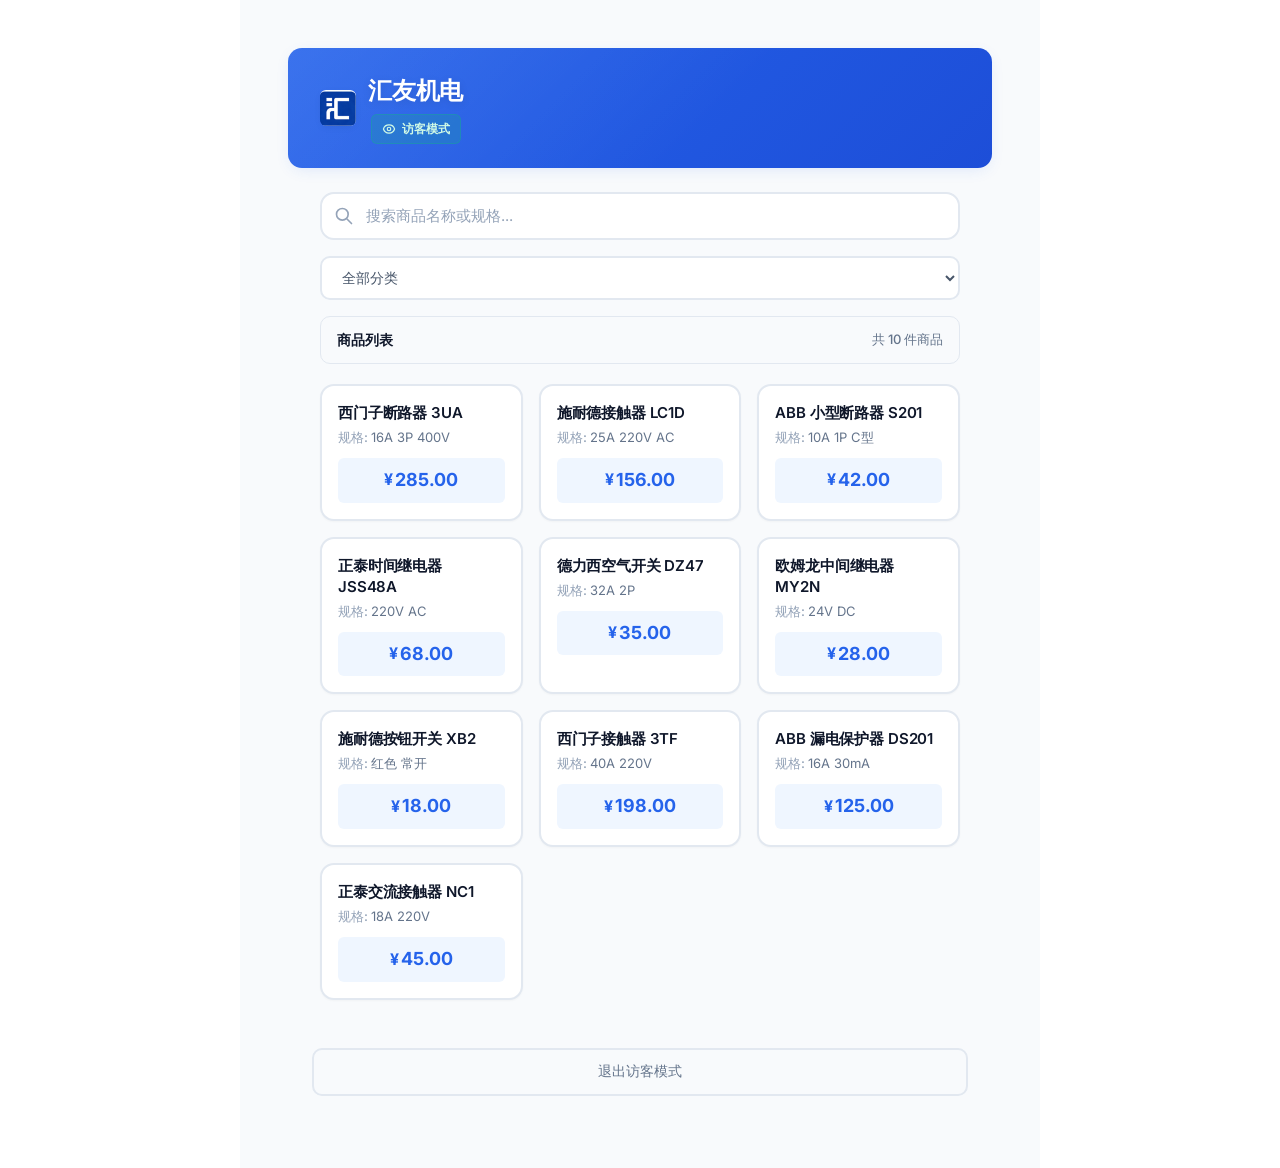
<file: GUEST_MODE_TEST.html>
<!DOCTYPE html>
<html lang="zh-CN">
<head>
    <meta charset="UTF-8">
    <meta name="viewport" content="width=device-width, initial-scale=1.0">
    <title>访客模式测试 - 汇友机电</title>
    <link rel="preconnect" href="https://fonts.googleapis.com">
    <link rel="preconnect" href="https://fonts.gstatic.com" crossorigin>
    <link href="https://fonts.googleapis.com/css2?family=Inter:wght@400;500;600;700&display=swap" rel="stylesheet">
    <link rel="stylesheet" href="style.css">
</head>
<body>
    <div class="container">
        <!-- 访客模式界面（直接显示用于测试） -->
        <div class="guest-mode-container" id="guestMode">
            <!-- 访客模式头部 -->
            <header class="guest-header">
                <div class="guest-header-content">
                    <img src="logo.png" alt="汇友机电" class="logo" onerror="this.style.display='none'">
                    <div>
                        <h1>汇友机电</h1>
                        <span class="guest-badge">
                            <svg fill="none" stroke="currentColor" viewBox="0 0 24 24">
                                <path stroke-linecap="round" stroke-linejoin="round" stroke-width="2" d="M15 12a3 3 0 11-6 0 3 3 0 016 0z"/>
                                <path stroke-linecap="round" stroke-linejoin="round" stroke-width="2" d="M2.458 12C3.732 7.943 7.523 5 12 5c4.478 0 8.268 2.943 9.542 7-1.274 4.057-5.064 7-9.542 7-4.477 0-8.268-2.943-9.542-7z"/>
                            </svg>
                            访客模式
                        </span>
                    </div>
                </div>
            </header>

            <!-- 搜索区域 -->
            <div class="guest-search-section">
                <div class="search-input-wrapper">
                    <svg class="search-icon" fill="none" stroke="currentColor" viewBox="0 0 24 24">
                        <path stroke-linecap="round" stroke-linejoin="round" stroke-width="2" d="M21 21l-6-6m2-5a7 7 0 11-14 0 7 7 0 0114 0z"/>
                    </svg>
                    <input type="text" class="guest-search-input" id="guestSearchInput" placeholder="搜索商品名称或规格...">
                </div>
            </div>

            <!-- 分类筛选 -->
            <div class="guest-filter-section">
                <select class="category-filter" id="guestCategoryFilter">
                    <option value="">全部分类</option>
                    <option value="断路器">断路器</option>
                    <option value="接触器">接触器</option>
                    <option value="继电器">继电器</option>
                    <option value="开关">开关</option>
                </select>
            </div>

            <!-- 统计信息 -->
            <div class="guest-stats">
                <div class="stats-title">商品列表</div>
                <div class="stats-count" id="guestStatsCount">共 10 件商品</div>
            </div>

            <!-- 商品列表 -->
            <div class="guest-product-list" id="guestProductList">
                <div class="guest-product-card">
                    <div class="guest-product-name">西门子断路器 3UA</div>
                    <div class="guest-product-spec">16A 3P 400V</div>
                    <div class="guest-product-price">285.00</div>
                </div>

                <div class="guest-product-card">
                    <div class="guest-product-name">施耐德接触器 LC1D</div>
                    <div class="guest-product-spec">25A 220V AC</div>
                    <div class="guest-product-price">156.00</div>
                </div>

                <div class="guest-product-card">
                    <div class="guest-product-name">ABB 小型断路器 S201</div>
                    <div class="guest-product-spec">10A 1P C型</div>
                    <div class="guest-product-price">42.00</div>
                </div>

                <div class="guest-product-card">
                    <div class="guest-product-name">正泰时间继电器 JSS48A</div>
                    <div class="guest-product-spec">220V AC</div>
                    <div class="guest-product-price">68.00</div>
                </div>

                <div class="guest-product-card">
                    <div class="guest-product-name">德力西空气开关 DZ47</div>
                    <div class="guest-product-spec">32A 2P</div>
                    <div class="guest-product-price">35.00</div>
                </div>

                <div class="guest-product-card">
                    <div class="guest-product-name">欧姆龙中间继电器 MY2N</div>
                    <div class="guest-product-spec">24V DC</div>
                    <div class="guest-product-price">28.00</div>
                </div>

                <div class="guest-product-card">
                    <div class="guest-product-name">施耐德按钮开关 XB2</div>
                    <div class="guest-product-spec">红色 常开</div>
                    <div class="guest-product-price">18.00</div>
                </div>

                <div class="guest-product-card">
                    <div class="guest-product-name">西门子接触器 3TF</div>
                    <div class="guest-product-spec">40A 220V</div>
                    <div class="guest-product-price">198.00</div>
                </div>

                <div class="guest-product-card">
                    <div class="guest-product-name">ABB 漏电保护器 DS201</div>
                    <div class="guest-product-spec">16A 30mA</div>
                    <div class="guest-product-price">125.00</div>
                </div>

                <div class="guest-product-card">
                    <div class="guest-product-name">正泰交流接触器 NC1</div>
                    <div class="guest-product-spec">18A 220V</div>
                    <div class="guest-product-price">45.00</div>
                </div>
            </div>

            <!-- 底部操作 -->
            <div class="guest-footer">
                <button class="exit-guest-btn" onclick="alert('退出访客模式')">
                    退出访客模式
                </button>
            </div>
        </div>
    </div>

    <script>
        // 简单的测试脚本
        document.addEventListener('DOMContentLoaded', function() {
            const searchInput = document.getElementById('guestSearchInput');
            const categoryFilter = document.getElementById('guestCategoryFilter');
            const productList = document.getElementById('guestProductList');
            const statsCount = document.getElementById('guestStatsCount');
            
            const allProducts = [
                { name: '西门子断路器 3UA', spec: '16A 3P 400V', price: 285.00, category: '断路器' },
                { name: '施耐德接触器 LC1D', spec: '25A 220V AC', price: 156.00, category: '接触器' },
                { name: 'ABB 小型断路器 S201', spec: '10A 1P C型', price: 42.00, category: '断路器' },
                { name: '正泰时间继电器 JSS48A', spec: '220V AC', price: 68.00, category: '继电器' },
                { name: '德力西空气开关 DZ47', spec: '32A 2P', price: 35.00, category: '开关' },
                { name: '欧姆龙中间继电器 MY2N', spec: '24V DC', price: 28.00, category: '继电器' },
                { name: '施耐德按钮开关 XB2', spec: '红色 常开', price: 18.00, category: '开关' },
                { name: '西门子接触器 3TF', spec: '40A 220V', price: 198.00, category: '接触器' },
                { name: 'ABB 漏电保护器 DS201', spec: '16A 30mA', price: 125.00, category: '断路器' },
                { name: '正泰交流接触器 NC1', spec: '18A 220V', price: 45.00, category: '接触器' }
            ];
            
            function filterProducts() {
                const searchQuery = searchInput.value.toLowerCase();
                const category = categoryFilter.value;
                
                const filtered = allProducts.filter(product => {
                    const matchesSearch = !searchQuery || 
                        product.name.toLowerCase().includes(searchQuery) ||
                        product.spec.toLowerCase().includes(searchQuery);
                    const matchesCategory = !category || product.category === category;
                    return matchesSearch && matchesCategory;
                });
                
                renderProducts(filtered);
                updateStats(filtered.length, allProducts.length);
            }
            
            function renderProducts(products) {
                if (products.length === 0) {
                    productList.innerHTML = `
                        <div class="guest-no-results">
                            <svg class="guest-no-results-icon" fill="none" stroke="currentColor" viewBox="0 0 24 24">
                                <path stroke-linecap="round" stroke-linejoin="round" stroke-width="2" d="M21 21l-6-6m2-5a7 7 0 11-14 0 7 7 0 0114 0z"/>
                            </svg>
                            <div class="guest-no-results-title">未找到相关商品</div>
                            <div class="guest-no-results-text">请尝试其他关键词</div>
                        </div>
                    `;
                    return;
                }
                
                productList.innerHTML = products.map(product => `
                    <div class="guest-product-card">
                        <div class="guest-product-name">${product.name}</div>
                        <div class="guest-product-spec">${product.spec}</div>
                        <div class="guest-product-price">${product.price.toFixed(2)}</div>
                    </div>
                `).join('');
            }
            
            function updateStats(showing, total) {
                if (showing === total) {
                    statsCount.textContent = `共 ${total} 件商品`;
                    statsCount.className = 'stats-count';
                } else if (showing === 0) {
                    statsCount.textContent = `未找到商品`;
                    statsCount.className = 'stats-count no-results';
                } else {
                    statsCount.textContent = `找到 ${showing} 件商品`;
                    statsCount.className = 'stats-count has-results';
                }
            }
            
            let searchTimeout;
            searchInput.addEventListener('input', function() {
                clearTimeout(searchTimeout);
                searchTimeout = setTimeout(filterProducts, 300);
            });
            
            categoryFilter.addEventListener('change', filterProducts);
        });
    </script>
</body>
</html>
</file>
<file: style.css>
* {
    margin: 0;
    padding: 0;
    box-sizing: border-box;
}

:root {
    /* 简约蓝白主题色系 */
    --primary-color: #2563eb;        /* 清爽蓝主色 */
    --primary-light: #60a5fa;        /* 浅蓝 */
    --primary-dark: #1d4ed8;         /* 深蓝 */
    --primary-bg: #eff6ff;           /* 极浅蓝背景 */
    --primary-hover: #3b82f6;        /* 悬停蓝 */
    
    /* 状态色系 */
    --success-color: #10b981;        /* 成功绿 */
    --success-light: #34d399;
    --success-bg: #d1fae5;
    
    --warning-color: #f59e0b;        /* 警告橙 */
    --warning-light: #fbbf24;
    --warning-bg: #fef3c7;
    
    --danger-color: #ef4444;         /* 危险红 */
    --danger-light: #f87171;
    --danger-bg: #fee2e2;
    
    /* 中性色系 - 简约风格 */
    --white: #ffffff;
    --gray-50: #f8fafc;
    --gray-100: #f1f5f9;
    --gray-200: #e2e8f0;
    --gray-300: #cbd5e1;
    --gray-400: #94a3b8;
    --gray-500: #64748b;
    --gray-600: #475569;
    --gray-700: #334155;
    --gray-800: #1e293b;
    --gray-900: #0f172a;
    
    /* 简约阴影系统 - 更轻柔 */
    --shadow-sm: 0 1px 2px 0 rgba(0, 0, 0, 0.03);
    --shadow-md: 0 2px 8px -2px rgba(0, 0, 0, 0.08);
    --shadow-lg: 0 4px 16px -4px rgba(0, 0, 0, 0.1);
    --shadow-xl: 0 8px 24px -6px rgba(0, 0, 0, 0.12);
    --shadow-blue: 0 4px 16px -4px rgba(37, 99, 235, 0.15);
    
    /* 圆角系统 - 更现代 */
    --radius-sm: 6px;
    --radius-md: 10px;
    --radius-lg: 14px;
    --radius-xl: 20px;
    --radius-full: 9999px;
    
    /* 间距系统 - 更宽松 */
    --space-xs: 4px;
    --space-sm: 8px;
    --space-md: 16px;
    --space-lg: 24px;
    --space-xl: 32px;
    --space-2xl: 40px;
    --space-3xl: 48px;
}

body {
    font-family: 'Inter', -apple-system, BlinkMacSystemFont, 'Segoe UI', Roboto, sans-serif;
    background: var(--white);
    color: var(--gray-900);
    line-height: 1.6;
    -webkit-font-smoothing: antialiased;
    -moz-osx-font-smoothing: grayscale;
}

.container {
    max-width: 100%;
    margin: 0 auto;
    padding: var(--space-lg);
    background: var(--gray-50);
    min-height: 100vh;
}

header {
    background: linear-gradient(135deg, var(--primary-color) 0%, var(--primary-dark) 100%);
    color: white;
    padding: var(--space-3xl) var(--space-xl);
    border-radius: var(--radius-xl);
    margin-bottom: var(--space-2xl);
    text-align: center;
    box-shadow: var(--shadow-blue);
    position: relative;
    overflow: hidden;
}

header::before {
    content: '';
    position: absolute;
    top: 0;
    left: 0;
    right: 0;
    bottom: 0;
    background: linear-gradient(135deg, rgba(255,255,255,0.1) 0%, transparent 60%);
    pointer-events: none;
}

.header-content {
    display: flex;
    align-items: center;
    justify-content: center;
    gap: var(--space-md);
    margin-bottom: var(--space-sm);
    position: relative;
    z-index: 1;
}

.logo {
    width: 40px;
    height: 40px;
    border-radius: var(--radius-sm);
    box-shadow: var(--shadow-md);
}

header h1 {
    font-size: 28px;
    margin-bottom: 0;
    font-weight: 700;
    letter-spacing: -0.02em;
    text-shadow: 0 2px 8px rgba(0,0,0,0.1);
}

/* 视图切换器样式 - 简约现代 */
.view-switcher {
    background: white;
    padding: var(--space-sm);
    border-radius: var(--radius-lg);
    margin-bottom: var(--space-2xl);
    box-shadow: var(--shadow-md);
    display: flex;
    gap: var(--space-sm);
    border: 1px solid var(--gray-200);
}

.view-btn {
    flex: 1;
    padding: var(--space-md) var(--space-xl);
    border: none;
    border-radius: var(--radius-md);
    background: transparent;
    color: var(--gray-600);
    font-size: 15px;
    font-weight: 600;
    cursor: pointer;
    transition: all 0.2s ease;
    position: relative;
}

.view-btn.active {
    background: var(--primary-color);
    color: white;
    box-shadow: var(--shadow-sm);
}

.view-btn:hover:not(.active) {
    background: var(--gray-100);
    color: var(--primary-color);
}

/* 客户搜索框样式 - 简约清爽 */
.customer-search-box {
    background: white;
    padding: var(--space-xl);
    border-radius: var(--radius-lg);
    margin-bottom: var(--space-2xl);
    box-shadow: var(--shadow-md);
    border: 1px solid var(--gray-200);
}

#customerSearchInput, #customerProductSearchInput {
    width: 100%;
    padding: var(--space-md) var(--space-lg);
    border: 2px solid var(--gray-200);
    border-radius: var(--radius-md);
    font-size: 15px;
    outline: none;
    transition: all 0.2s ease;
    background: var(--gray-50);
    font-family: inherit;
}

#customerSearchInput:focus, #customerProductSearchInput:focus {
    border-color: var(--primary-color);
    background: white;
    box-shadow: 0 0 0 4px var(--primary-bg);
}

.customer-search-stats {
    margin-top: var(--space-md);
    font-size: 14px;
    color: var(--gray-500);
    font-weight: 500;
}

/* 客户筛选区域样式 - 简约设计 */
.customer-filter-section {
    background: white;
    padding: var(--space-xl);
    border-radius: var(--radius-lg);
    margin-bottom: var(--space-2xl);
    box-shadow: var(--shadow-md);
    border: 1px solid var(--gray-200);
}

#customerCategoryFilter, #customerStockFilter {
    width: 100%;
    padding: var(--space-md);
    border: 2px solid var(--gray-200);
    border-radius: var(--radius-md);
    font-size: 14px;
    outline: none;
    transition: all 0.2s ease;
    background: var(--gray-50);
    color: var(--gray-700);
    cursor: pointer;
    font-family: inherit;
}

#customerCategoryFilter:focus, #customerStockFilter:focus {
    border-color: var(--primary-color);
    background: white;
    box-shadow: 0 0 0 4px var(--primary-bg);
}
/* 客户选择界面样式 - 简约现代 */
.customer-selection-screen {
    background: white;
    padding: var(--space-2xl);
    border-radius: var(--radius-xl);
    box-shadow: var(--shadow-md);
    border: 1px solid var(--gray-200);
}

.customer-selection-title {
    font-size: 22px;
    font-weight: 700;
    color: var(--gray-900);
    text-align: center;
    margin-bottom: var(--space-3xl);
    position: relative;
    letter-spacing: -0.01em;
}

.customer-selection-title::after {
    content: '';
    position: absolute;
    bottom: -12px;
    left: 50%;
    transform: translateX(-50%);
    width: 48px;
    height: 4px;
    background: var(--primary-color);
    border-radius: var(--radius-full);
}

.customer-buttons {
    display: grid;
    gap: var(--space-md);
    max-height: 500px;
    overflow-y: auto;
    padding-right: var(--space-xs);
}

.customer-buttons::-webkit-scrollbar {
    width: 6px;
}

.customer-buttons::-webkit-scrollbar-track {
    background: var(--gray-100);
    border-radius: var(--radius-full);
}

.customer-buttons::-webkit-scrollbar-thumb {
    background: var(--primary-color);
    border-radius: var(--radius-full);
}

.customer-buttons::-webkit-scrollbar-thumb:hover {
    background: var(--primary-dark);
}

.customer-btn {
    padding: var(--space-lg);
    border: 2px solid var(--gray-200);
    border-radius: var(--radius-lg);
    background: white;
    color: var(--gray-900);
    font-size: 15px;
    font-weight: 600;
    cursor: pointer;
    transition: all 0.2s ease;
    text-align: left;
    display: flex;
    justify-content: space-between;
    align-items: center;
}

.customer-btn:hover {
    border-color: var(--primary-color);
    background: var(--primary-bg);
    transform: translateY(-2px);
    box-shadow: var(--shadow-lg);
}

.customer-btn:active {
    transform: translateY(0);
}

.customer-btn-content {
    display: flex;
    align-items: center;
    gap: var(--space-lg);
    flex: 1;
}

.customer-avatar {
    width: 48px;
    height: 48px;
    border-radius: var(--radius-lg);
    color: white;
    display: flex;
    align-items: center;
    justify-content: center;
    font-weight: 700;
    font-size: 18px;
    box-shadow: var(--shadow-sm);
    flex-shrink: 0;
    transition: all 0.2s ease;
}

.customer-avatar.vip-customer {
    border: 2px solid #fbbf24;
    box-shadow: 0 0 0 2px rgba(251, 191, 36, 0.2), var(--shadow-md);
    position: relative;
}

.customer-avatar.vip-customer::after {
    content: '★';
    position: absolute;
    top: -6px;
    right: -6px;
    font-size: 14px;
    color: #fbbf24;
    background: white;
    border-radius: 50%;
    width: 20px;
    height: 20px;
    display: flex;
    align-items: center;
    justify-content: center;
    border: 2px solid #fbbf24;
    font-weight: 700;
}

.customer-info {
    flex: 1;
}

.customer-btn-name {
    font-size: 16px;
    font-weight: 600;
    color: var(--gray-900);
    margin-bottom: var(--space-xs);
}

.customer-btn-info {
    font-size: 14px;
    color: var(--gray-500);
    font-weight: 500;
}

.customer-btn-arrow {
    font-size: 18px;
    color: var(--gray-400);
    transition: transform 0.3s ease;
}

.customer-btn:hover .customer-btn-arrow {
    transform: translateX(4px);
    color: var(--primary-color);
}

/* 客户专属商品界面样式 - 简约现代 */
.customer-products-screen {
    background: white;
    padding: var(--space-xl);
    border-radius: var(--radius-xl);
    margin-bottom: var(--space-2xl);
    box-shadow: var(--shadow-md);
    border: 1px solid var(--gray-200);
}

.customer-header {
    display: flex;
    justify-content: space-between;
    align-items: center;
    flex-wrap: wrap;
    gap: var(--space-md);
    margin-bottom: var(--space-2xl);
    padding-bottom: var(--space-lg);
    border-bottom: 2px solid var(--gray-200);
}

.customer-name {
    font-size: 20px;
    font-weight: 700;
    color: var(--primary-color);
    display: flex;
    align-items: center;
    gap: var(--space-sm);
}

.customer-actions {
    display: flex;
    gap: var(--space-md);
}

.action-btn {
    padding: var(--space-sm) var(--space-lg);
    border: 2px solid var(--gray-300);
    border-radius: var(--radius-md);
    background: white;
    color: var(--gray-600);
    font-size: 14px;
    font-weight: 500;
    cursor: pointer;
    transition: all 0.2s ease;
}

.action-btn:hover {
    border-color: var(--primary-color);
    color: var(--primary-color);
    background: var(--primary-bg);
    transform: translateY(-1px);
}

/* 客户专属商品卡片样式 - 简约清爽 */
.customer-product-card {
    background: white;
    border-radius: var(--radius-lg);
    padding: var(--space-xl);
    border: 2px solid var(--gray-200);
    box-shadow: var(--shadow-md);
    transition: all 0.2s ease;
    position: relative;
    overflow: hidden;
}

.customer-product-card::before {
    content: '';
    position: absolute;
    top: 0;
    left: 0;
    width: 4px;
    height: 100%;
    background: var(--success-color);
    transition: width 0.2s ease;
}

.customer-product-card:hover {
    box-shadow: var(--shadow-xl);
    transform: translateY(-4px);
    border-color: var(--primary-color);
}

.customer-product-card:hover::before {
    width: 6px;
}

.customer-product-card .product-name {
    font-size: 18px;
    font-weight: 700;
    color: var(--gray-900);
    margin-bottom: var(--space-sm);
    line-height: 1.4;
    letter-spacing: -0.01em;
}

.customer-product-card .customer-price-highlight {
    background: linear-gradient(135deg, var(--success-color) 0%, var(--success-light) 100%);
    color: white;
    padding: var(--space-lg);
    border-radius: var(--radius-md);
    text-align: center;
    margin-bottom: var(--space-md);
    box-shadow: var(--shadow-md);
}

.customer-price-highlight .price-label {
    font-size: 13px;
    margin-bottom: var(--space-xs);
    opacity: 0.95;
    font-weight: 600;
}

.customer-price-highlight .price-value {
    font-size: 24px;
    font-weight: 700;
}

.price-comparison {
    display: flex;
    justify-content: space-between;
    align-items: center;
    padding: var(--space-md);
    background: var(--gray-50);
    border-radius: var(--radius-sm);
    font-size: 14px;
    border: 1px solid var(--gray-200);
}

.original-price {
    color: var(--gray-500);
    text-decoration: line-through;
    font-weight: 500;
}

.savings {
    color: var(--danger-color);
    font-weight: 700;
    background: var(--danger-bg);
    padding: var(--space-xs) var(--space-md);
    border-radius: var(--radius-sm);
}
/* 访客浏览按钮样式 */
.guest-divider {
    margin: var(--space-2xl) 0 var(--space-xl) 0;
    text-align: center;
    position: relative;
}

.guest-divider::before {
    content: '';
    position: absolute;
    top: 50%;
    left: 0;
    right: 0;
    height: 1px;
    background: var(--gray-200);
}

.guest-divider span {
    position: relative;
    background: white;
    padding: 0 var(--space-lg);
    color: var(--gray-400);
    font-size: 14px;
    font-weight: 500;
}

.guest-browse-btn {
    width: 100%;
    padding: 14px 24px;
    background: transparent;
    border: 2px solid var(--success-color);
    border-radius: var(--radius-md);
    color: var(--success-color);
    font-size: 15px;
    font-weight: 600;
    cursor: pointer;
    transition: all 200ms ease;
    display: flex;
    align-items: center;
    justify-content: center;
    gap: var(--space-md);
}

.guest-browse-btn:hover {
    background: var(--success-bg);
    border-color: #059669;
    color: #059669;
    transform: translateY(-2px);
    box-shadow: 0 4px 12px rgba(16, 185, 129, 0.2);
}

.guest-browse-btn:active {
    transform: translateY(0);
}

.guest-icon {
    width: 20px;
    height: 20px;
    flex-shrink: 0;
}

.guest-btn-text {
    font-size: 15px;
    font-weight: 600;
}

.guest-btn-subtitle {
    font-size: 12px;
    font-weight: 400;
    color: var(--gray-500);
    margin-top: 2px;
}

/* 访客模式容器 */
.guest-mode-container {
    animation: fadeInUp 300ms ease-out;
}

@keyframes fadeInUp {
    from {
        opacity: 0;
        transform: translateY(20px);
    }
    to {
        opacity: 1;
        transform: translateY(0);
    }
}

/* 访客模式头部 */
.guest-header {
    padding: 20px 24px;
    margin-bottom: 24px;
    background: linear-gradient(135deg, var(--primary-color) 0%, var(--primary-dark) 100%);
    border-radius: var(--radius-lg);
    box-shadow: var(--shadow-blue);
    position: relative;
    overflow: hidden;
}

.guest-header::before {
    content: '';
    position: absolute;
    top: 0;
    left: 0;
    right: 0;
    bottom: 0;
    background: linear-gradient(135deg, rgba(255,255,255,0.1) 0%, transparent 60%);
    pointer-events: none;
}

.guest-header-content {
    display: flex;
    align-items: center;
    gap: 12px;
    position: relative;
    z-index: 1;
}

.guest-header .logo {
    width: 36px;
    height: 36px;
    border-radius: var(--radius-sm);
    box-shadow: var(--shadow-md);
}

.guest-header h1 {
    font-size: 20px;
    font-weight: 700;
    color: white;
    margin: 0 0 4px 0;
    letter-spacing: -0.01em;
}

.guest-badge {
    display: inline-flex;
    align-items: center;
    gap: 6px;
    padding: 4px 10px;
    background: rgba(16, 185, 129, 0.2);
    border: 1px solid rgba(16, 185, 129, 0.3);
    border-radius: var(--radius-sm);
    font-size: 12px;
    font-weight: 600;
    color: #d1fae5;
}

.guest-badge svg {
    width: 14px;
    height: 14px;
}

/* 访客价格说明 - 红色醒目 */
.guest-price-notice {
    display: inline-block;
    margin-left: 12px;
    padding: 4px 12px;
    background: var(--danger-color);
    color: white;
    font-size: 12px;
    font-weight: 700;
    border-radius: var(--radius-sm);
    letter-spacing: 0.5px;
    animation: pulse 2s ease-in-out infinite;
}

@keyframes pulse {
    0%, 100% {
        opacity: 1;
    }
    50% {
        opacity: 0.85;
    }
}

/* 访客搜索区域 */
.guest-search-section {
    padding: 0 24px;
    margin-bottom: 16px;
}

.search-input-wrapper {
    position: relative;
    width: 100%;
}

.search-icon {
    position: absolute;
    left: 14px;
    top: 50%;
    transform: translateY(-50%);
    width: 20px;
    height: 20px;
    color: var(--gray-400);
    pointer-events: none;
}

.guest-search-input {
    width: 100%;
    height: 48px;
    padding: 12px 16px 12px 44px;
    background: white;
    border: 2px solid var(--gray-200);
    border-radius: var(--radius-lg);
    font-size: 15px;
    font-family: inherit;
    color: var(--gray-900);
    outline: none;
    transition: all 200ms ease;
}

.guest-search-input::placeholder {
    color: var(--gray-400);
}

.guest-search-input:focus {
    border-color: var(--primary-color);
    background: white;
    box-shadow: 0 0 0 4px var(--primary-bg);
}

/* 访客筛选区域 */
.guest-filter-section {
    padding: 0 24px;
    margin-bottom: 16px;
}

.guest-filter-section .category-filter {
    width: 100%;
    height: 44px;
    padding: 10px 16px;
    background: white;
    border: 2px solid var(--gray-200);
    border-radius: var(--radius-md);
    font-size: 14px;
    font-family: inherit;
    color: var(--gray-600);
    cursor: pointer;
    outline: none;
    transition: all 200ms ease;
}

.guest-filter-section .category-filter:focus {
    border-color: var(--primary-color);
    box-shadow: 0 0 0 4px var(--primary-bg);
}

.guest-filter-section .category-filter:hover {
    border-color: var(--gray-300);
}

/* 访客统计信息 */
.guest-stats {
    padding: 12px 16px;
    margin: 0 24px 20px 24px;
    background: var(--gray-50);
    border: 1px solid var(--gray-200);
    border-radius: var(--radius-md);
    display: flex;
    justify-content: space-between;
    align-items: center;
}

.stats-title {
    font-size: 14px;
    font-weight: 600;
    color: var(--gray-900);
}

.stats-count {
    font-size: 13px;
    font-weight: 500;
    color: var(--gray-500);
}

.stats-count.has-results {
    color: var(--primary-color);
}

.stats-count.no-results {
    color: var(--danger-color);
}

/* 访客商品列表 */
.guest-product-list {
    display: flex;
    flex-direction: column;
    gap: 0;
    padding: 0 24px;
    margin-bottom: 24px;
}

/* 访客商品卡片 */
.guest-product-card {
    padding: 16px;
    margin-bottom: 12px;
    background: white;
    border: 2px solid var(--gray-200);
    border-radius: var(--radius-lg);
    box-shadow: var(--shadow-sm);
    transition: all 200ms ease;
    animation: fadeIn 200ms ease-out;
    animation-fill-mode: both;
}

.guest-product-card:nth-child(1) { animation-delay: 0ms; }
.guest-product-card:nth-child(2) { animation-delay: 50ms; }
.guest-product-card:nth-child(3) { animation-delay: 100ms; }
.guest-product-card:nth-child(4) { animation-delay: 150ms; }
.guest-product-card:nth-child(5) { animation-delay: 200ms; }

@keyframes fadeIn {
    from {
        opacity: 0;
    }
    to {
        opacity: 1;
    }
}

.guest-product-name {
    font-size: 15px;
    font-weight: 600;
    color: var(--gray-900);
    line-height: 1.4;
    letter-spacing: -0.01em;
    margin: 0 0 6px 0;
    display: -webkit-box;
    -webkit-line-clamp: 2;
    -webkit-box-orient: vertical;
    overflow: hidden;
}

.guest-product-spec {
    font-size: 13px;
    font-weight: 400;
    color: var(--gray-500);
    line-height: 1.3;
    margin: 0 0 12px 0;
    white-space: nowrap;
    overflow: hidden;
    text-overflow: ellipsis;
}

.guest-product-spec::before {
    content: '规格: ';
    font-weight: 500;
    color: var(--gray-400);
}

.guest-product-price {
    display: flex;
    align-items: center;
    justify-content: center;
    padding: 8px 16px;
    margin-top: 12px;
    background: var(--primary-bg);
    border-radius: var(--radius-sm);
    font-size: 18px;
    font-weight: 700;
    color: var(--primary-color);
    text-align: center;
}

.guest-product-price::before {
    content: '¥ ';
    font-size: 16px;
    margin-right: 2px;
}

/* 访客底部操作 */
.guest-footer {
    padding: 24px;
    margin-top: 24px;
}

.exit-guest-btn {
    width: 100%;
    height: 48px;
    padding: 12px 24px;
    background: transparent;
    border: 2px solid var(--gray-200);
    border-radius: var(--radius-md);
    font-size: 14px;
    font-weight: 500;
    color: var(--gray-500);
    text-align: center;
    cursor: pointer;
    transition: all 200ms ease;
}

.exit-guest-btn:hover {
    background: var(--gray-50);
    border-color: var(--primary-color);
    color: var(--primary-color);
}

.exit-guest-btn:active {
    transform: scale(0.98);
}

/* 访客加载状态 */
.guest-loading {
    text-align: center;
    padding: 48px 24px;
    color: var(--gray-500);
    font-size: 15px;
    background: white;
    border-radius: var(--radius-lg);
    box-shadow: var(--shadow-md);
    border: 1px solid var(--gray-200);
}

.guest-loading::before {
    content: '';
    display: block;
    width: 32px;
    height: 32px;
    margin: 0 auto 16px;
    border: 3px solid var(--gray-200);
    border-top-color: var(--primary-color);
    border-radius: 50%;
    animation: spin 0.8s linear infinite;
}

@keyframes spin {
    to { transform: rotate(360deg); }
}

/* 访客无结果状态 */
.guest-no-results {
    text-align: center;
    padding: 48px 24px;
    background: white;
    border: 2px dashed var(--gray-200);
    border-radius: var(--radius-lg);
    margin: 0;
}

.guest-no-results-icon {
    width: 48px;
    height: 48px;
    margin: 0 auto 16px;
    color: var(--gray-300);
}

.guest-no-results-title {
    font-size: 16px;
    font-weight: 600;
    color: var(--gray-600);
    margin-bottom: 8px;
}

.guest-no-results-text {
    font-size: 14px;
    color: var(--gray-400);
}

/* 密码界面样式 - 简约现代 */
.password-screen {
    display: flex;
    justify-content: center;
    align-items: center;
    min-height: 60vh;
    padding: var(--space-xl);
}

.password-box {
    background: white;
    padding: var(--space-3xl) var(--space-2xl);
    border-radius: var(--radius-xl);
    box-shadow: var(--shadow-xl);
    text-align: center;
    max-width: 420px;
    width: 100%;
    border: 1px solid var(--gray-200);
    position: relative;
}

.password-box::before {
    content: '';
    position: absolute;
    top: 0;
    left: 0;
    right: 0;
    height: 4px;
    background: linear-gradient(90deg, var(--primary-color), var(--primary-light));
    border-radius: var(--radius-xl) var(--radius-xl) 0 0;
}

.password-header {
    display: flex;
    flex-direction: column;
    align-items: center;
    gap: var(--space-lg);
    margin-bottom: var(--space-3xl);
}

.password-logo {
    width: 64px;
    height: 64px;
    border-radius: var(--radius-lg);
    box-shadow: var(--shadow-md);
}

.password-box h2 {
    margin: 0;
    color: var(--gray-900);
    font-size: 22px;
    font-weight: 700;
    letter-spacing: -0.01em;
}

#passwordInput {
    width: 100%;
    padding: var(--space-md) var(--space-lg);
    border: 2px solid var(--gray-200);
    border-radius: var(--radius-md);
    font-size: 15px;
    margin-bottom: var(--space-xl);
    outline: none;
    transition: all 0.2s ease;
    background: var(--gray-50);
    font-family: inherit;
}

#passwordInput:focus {
    border-color: var(--primary-color);
    background: white;
    box-shadow: 0 0 0 4px var(--primary-bg);
}

.password-box button {
    width: 100%;
    padding: var(--space-md) var(--space-lg);
    background: linear-gradient(135deg, var(--primary-color) 0%, var(--primary-dark) 100%);
    color: white;
    border: none;
    border-radius: var(--radius-md);
    font-size: 15px;
    font-weight: 600;
    cursor: pointer;
    transition: all 0.2s ease;
    box-shadow: var(--shadow-md);
}

.password-box button:hover {
    transform: translateY(-2px);
    box-shadow: var(--shadow-lg);
}

.password-box button:active {
    transform: translateY(0);
}

.error-message {
    margin-top: var(--space-xl);
    color: var(--danger-color);
    font-size: 14px;
    min-height: 20px;
    font-weight: 500;
}

/* 主界面样式 - 简约设计 */
.customer-selector {
    background: white;
    padding: var(--space-xl);
    border-radius: var(--radius-lg);
    margin-bottom: var(--space-2xl);
    box-shadow: var(--shadow-md);
    border: 1px solid var(--gray-200);
}

#customerSelect {
    width: 100%;
    padding: var(--space-md) var(--space-lg);
    border: 2px solid var(--gray-200);
    border-radius: var(--radius-md);
    font-size: 15px;
    outline: none;
    transition: all 0.2s ease;
    background: var(--gray-50);
    color: var(--gray-700);
    cursor: pointer;
    font-family: inherit;
}

#customerSelect:focus {
    border-color: var(--primary-color);
    background: white;
    box-shadow: 0 0 0 4px var(--primary-bg);
}

.filter-section {
    background: white;
    padding: var(--space-xl);
    border-radius: var(--radius-lg);
    margin-bottom: var(--space-2xl);
    box-shadow: var(--shadow-md);
    border: 1px solid var(--gray-200);
}

.filter-row {
    display: grid;
    grid-template-columns: 1fr 1fr;
    gap: var(--space-md);
}

.filter-group select {
    width: 100%;
    padding: var(--space-md);
    border: 2px solid var(--gray-200);
    border-radius: var(--radius-md);
    font-size: 14px;
    outline: none;
    transition: all 0.2s ease;
    background: var(--gray-50);
    color: var(--gray-700);
    cursor: pointer;
    font-family: inherit;
}

.filter-group select:focus {
    border-color: var(--primary-color);
    background: white;
    box-shadow: 0 0 0 4px var(--primary-bg);
}

.search-box {
    background: white;
    padding: var(--space-xl);
    border-radius: var(--radius-lg);
    margin-bottom: var(--space-2xl);
    box-shadow: var(--shadow-md);
    border: 1px solid var(--gray-200);
}

#searchInput {
    width: 100%;
    padding: var(--space-md) var(--space-lg);
    border: 2px solid var(--gray-200);
    border-radius: var(--radius-md);
    font-size: 15px;
    outline: none;
    transition: all 0.2s ease;
    background: var(--gray-50);
    font-family: inherit;
}

#searchInput:focus {
    border-color: var(--primary-color);
    background: white;
    box-shadow: 0 0 0 4px var(--primary-bg);
}

.search-stats {
    margin-top: var(--space-md);
    font-size: 14px;
    color: var(--gray-500);
    font-weight: 500;
}

.product-list {
    display: grid;
    gap: var(--space-xl);
}

/* 商品卡片样式 - 简约清爽 */
.product-card {
    background: white;
    border-radius: var(--radius-lg);
    padding: var(--space-xl);
    border: 2px solid var(--gray-200);
    box-shadow: var(--shadow-md);
    transition: all 0.2s ease;
    position: relative;
    overflow: hidden;
}

.product-card::before {
    content: '';
    position: absolute;
    top: 0;
    left: 0;
    width: 4px;
    height: 100%;
    background: var(--gray-300);
    transition: all 0.2s ease;
}

/* 库存状态指示 */
.product-card.stock-good::before {
    background: var(--success-color);
}

.product-card.stock-low::before {
    background: var(--warning-color);
}

.product-card.stock-out::before {
    background: var(--danger-color);
}

.product-card:hover {
    box-shadow: var(--shadow-xl);
    transform: translateY(-4px);
    border-color: var(--primary-color);
}

.product-card:hover::before {
    width: 6px;
}

.product-name {
    font-size: 18px;
    font-weight: 700;
    color: var(--gray-900);
    margin-bottom: var(--space-sm);
    line-height: 1.4;
    letter-spacing: -0.01em;
}

.product-spec {
    font-size: 14px;
    color: var(--gray-500);
    margin-bottom: var(--space-lg);
}

.product-info {
    display: grid;
    grid-template-columns: 1fr 1fr;
    gap: var(--space-md);
    margin-bottom: var(--space-lg);
}

.info-item {
    display: flex;
    justify-content: space-between;
    align-items: center;
    padding: var(--space-md);
    background: var(--gray-50);
    border-radius: var(--radius-sm);
    font-size: 14px;
    border: 1px solid var(--gray-200);
    transition: all 0.2s ease;
}

.info-item:hover {
    background: var(--primary-bg);
    border-color: var(--primary-color);
}

.info-label {
    color: var(--gray-600);
    font-weight: 500;
}

.info-value {
    font-weight: 700;
    color: var(--gray-900);
}

/* 库存数量状态颜色 */
.info-value.stock-good {
    color: var(--success-color);
}

.info-value.stock-low {
    color: var(--warning-color);
}

.info-value.stock-out {
    color: var(--danger-color);
}

/* 价格信息样式 - 简约蓝白主题 */
.price-info {
    display: grid;
    grid-template-columns: 1fr 1fr;
    gap: var(--space-md);
    margin-top: var(--space-lg);
}

.price-info.has-customer-price {
    grid-template-columns: 1fr 1fr 1fr;
}

.price-item {
    text-align: center;
    padding: var(--space-lg);
    border-radius: var(--radius-md);
    border: 2px solid transparent;
    transition: all 0.2s ease;
}

.cost-price {
    background: var(--gray-100);
    color: var(--gray-700);
    border-color: var(--gray-200);
}

.cost-price:hover {
    background: var(--gray-200);
}

.sell-price {
    background: linear-gradient(135deg, var(--primary-color) 0%, var(--primary-dark) 100%);
    color: white;
    box-shadow: var(--shadow-md);
}

.sell-price:hover {
    transform: translateY(-2px);
    box-shadow: var(--shadow-lg);
}

.customer-price {
    background: linear-gradient(135deg, var(--success-color) 0%, var(--success-light) 100%);
    color: white;
    box-shadow: var(--shadow-md);
    position: relative;
}

.customer-price::after {
    content: '特价';
    position: absolute;
    top: -8px;
    right: -8px;
    background: var(--danger-color);
    color: white;
    font-size: 10px;
    padding: 3px 8px;
    border-radius: var(--radius-sm);
    font-weight: 700;
}

.customer-price:hover {
    transform: translateY(-2px);
    box-shadow: var(--shadow-lg);
}

.price-label {
    font-size: 12px;
    margin-bottom: var(--space-xs);
    opacity: 0.9;
    font-weight: 600;
    text-transform: uppercase;
    letter-spacing: 0.5px;
}

.price-value {
    font-size: 17px;
    font-weight: 700;
}

.special {
    color: var(--success-color);
    font-weight: 700;
}

/* 加载和空状态样式 - 简约设计 */
.loading {
    text-align: center;
    padding: var(--space-3xl) var(--space-xl);
    color: var(--gray-500);
    font-size: 15px;
    background: white;
    border-radius: var(--radius-lg);
    box-shadow: var(--shadow-md);
    margin: var(--space-xl);
    border: 1px solid var(--gray-200);
}

.no-results {
    text-align: center;
    padding: var(--space-3xl) var(--space-xl);
    color: var(--gray-500);
    background: white;
    border-radius: var(--radius-lg);
    box-shadow: var(--shadow-md);
    margin: var(--space-xl);
    border: 1px solid var(--gray-200);
    font-size: 15px;
}

/* 响应式设计优化 - 简约风格 */
@media (min-width: 768px) {
    .container {
        max-width: 800px;
        padding: var(--space-3xl);
    }
    
    .product-info {
        grid-template-columns: repeat(3, 1fr);
    }
    
    .price-info {
        grid-template-columns: repeat(3, 1fr);
    }
    
    .customer-buttons {
        grid-template-columns: repeat(2, 1fr);
    }
    
    header h1 {
        font-size: 32px;
    }
    
    /* 访客模式平板适配 */
    .guest-mode-container {
        max-width: 800px;
        margin: 0 auto;
    }
    
    .guest-header {
        padding: 24px 32px;
    }
    
    .guest-header h1 {
        font-size: 24px;
    }
    
    .guest-search-section,
    .guest-filter-section {
        padding: 0 32px;
    }
    
    .guest-stats {
        margin: 0 32px 20px 32px;
    }
    
    .guest-product-list {
        display: grid;
        grid-template-columns: repeat(2, 1fr);
        gap: 16px;
        padding: 0 32px;
    }
    
    .guest-product-card {
        margin: 0;
    }
    
    .guest-product-card:hover {
        border-color: var(--gray-300);
        box-shadow: var(--shadow-lg);
        transform: translateY(-2px);
    }
}

@media (min-width: 1024px) {
    /* 访客模式桌面适配 */
    .guest-product-list {
        grid-template-columns: repeat(3, 1fr);
    }
}

@media (max-width: 480px) {
    .container {
        padding: var(--space-md);
    }
    
    .customer-header {
        flex-direction: column;
        align-items: stretch;
    }
    
    .customer-actions {
        justify-content: center;
    }
    
    .price-info.has-customer-price {
        grid-template-columns: 1fr;
        gap: var(--space-sm);
    }
    
    header {
        padding: var(--space-2xl) var(--space-lg);
    }
    
    header h1 {
        font-size: 24px;
    }
    
    .view-switcher {
        flex-direction: column;
    }
}

@media (max-width: 374px) {
    /* 访客模式小屏手机适配 */
    .guest-header {
        padding: 16px 20px;
    }
    
    .guest-header h1 {
        font-size: 18px;
    }
    
    .guest-search-section,
    .guest-filter-section {
        padding: 0 20px;
    }
    
    .guest-stats {
        margin: 0 20px 20px 20px;
    }
    
    .guest-product-list {
        padding: 0 20px;
    }
    
    .guest-product-card {
        padding: 14px;
    }
    
    .guest-product-name {
        font-size: 14px;
    }
    
    .guest-product-price {
        font-size: 16px;
    }
    
    .guest-footer {
        padding: 20px;
    }
}

/* 焦点状态 - 无障碍访问 */
button:focus-visible,
input:focus-visible,
select:focus-visible {
    outline: 2px solid var(--primary-color);
    outline-offset: 2px;
}

/* 减少动画 - 尊重用户偏好 */
@media (prefers-reduced-motion: reduce) {
    *,
    *::before,
    *::after {
        animation-duration: 0.01ms !important;
        animation-iteration-count: 1 !important;
        transition-duration: 0.01ms !important;
    }
}

/* 平滑滚动 */
html {
    scroll-behavior: smooth;
}

/* 选择文本样式 */
::selection {
    background-color: var(--primary-color);
    color: white;
}

::-moz-selection {
    background-color: var(--primary-color);
    color: white;
}

/* 改进的按钮和交互元素 */
button,
.customer-btn,
.view-btn,
.action-btn {
    -webkit-tap-highlight-color: transparent;
    user-select: none;
}

/* 输入框占位符样式 */
input::placeholder,
select::placeholder {
    color: var(--gray-400);
    opacity: 1;
}

/* 禁用状态 */
button:disabled,
input:disabled,
select:disabled {
    opacity: 0.5;
    cursor: not-allowed;
}

/* 加载动画 - 简约设计 */
@keyframes fadeIn {
    from {
        opacity: 0;
        transform: translateY(10px);
    }
    to {
        opacity: 1;
        transform: translateY(0);
    }
}

.product-card,
.customer-btn,
.customer-product-card {
    animation: fadeIn 0.3s ease-out;
}

/* 改进的滚动条样式 */
::-webkit-scrollbar {
    width: 8px;
    height: 8px;
}

::-webkit-scrollbar-track {
    background: var(--gray-100);
    border-radius: var(--radius-full);
}

::-webkit-scrollbar-thumb {
    background: var(--gray-300);
    border-radius: var(--radius-full);
    transition: background 0.2s ease;
}

::-webkit-scrollbar-thumb:hover {
    background: var(--primary-color);
}

/* 改进的卡片网格布局 */
.product-list {
    display: grid;
    gap: var(--space-xl);
    animation: fadeIn 0.4s ease-out;
}

/* 空状态和加载状态的改进 */
.loading,
.no-results {
    animation: fadeIn 0.3s ease-out;
}

/* 改进的表单元素对齐 */
.filter-row {
    align-items: center;
}

/* 改进的价格标签可读性 */
.price-label {
    line-height: 1.2;
}

/* 改进的信息项布局 */
.product-info {
    margin-bottom: var(--space-lg);
}

/* 客户按钮内容对齐 */
.customer-btn-content {
    min-width: 0;
}

.customer-info {
    min-width: 0;
    overflow: hidden;
}

.customer-btn-name {
    white-space: nowrap;
    overflow: hidden;
    text-overflow: ellipsis;
}

/* 改进的头部布局 */
.header-content {
    animation: fadeIn 0.5s ease-out;
}

/* 改进的logo样式 */
.logo,
.password-logo {
    object-fit: cover;
}
</file>
